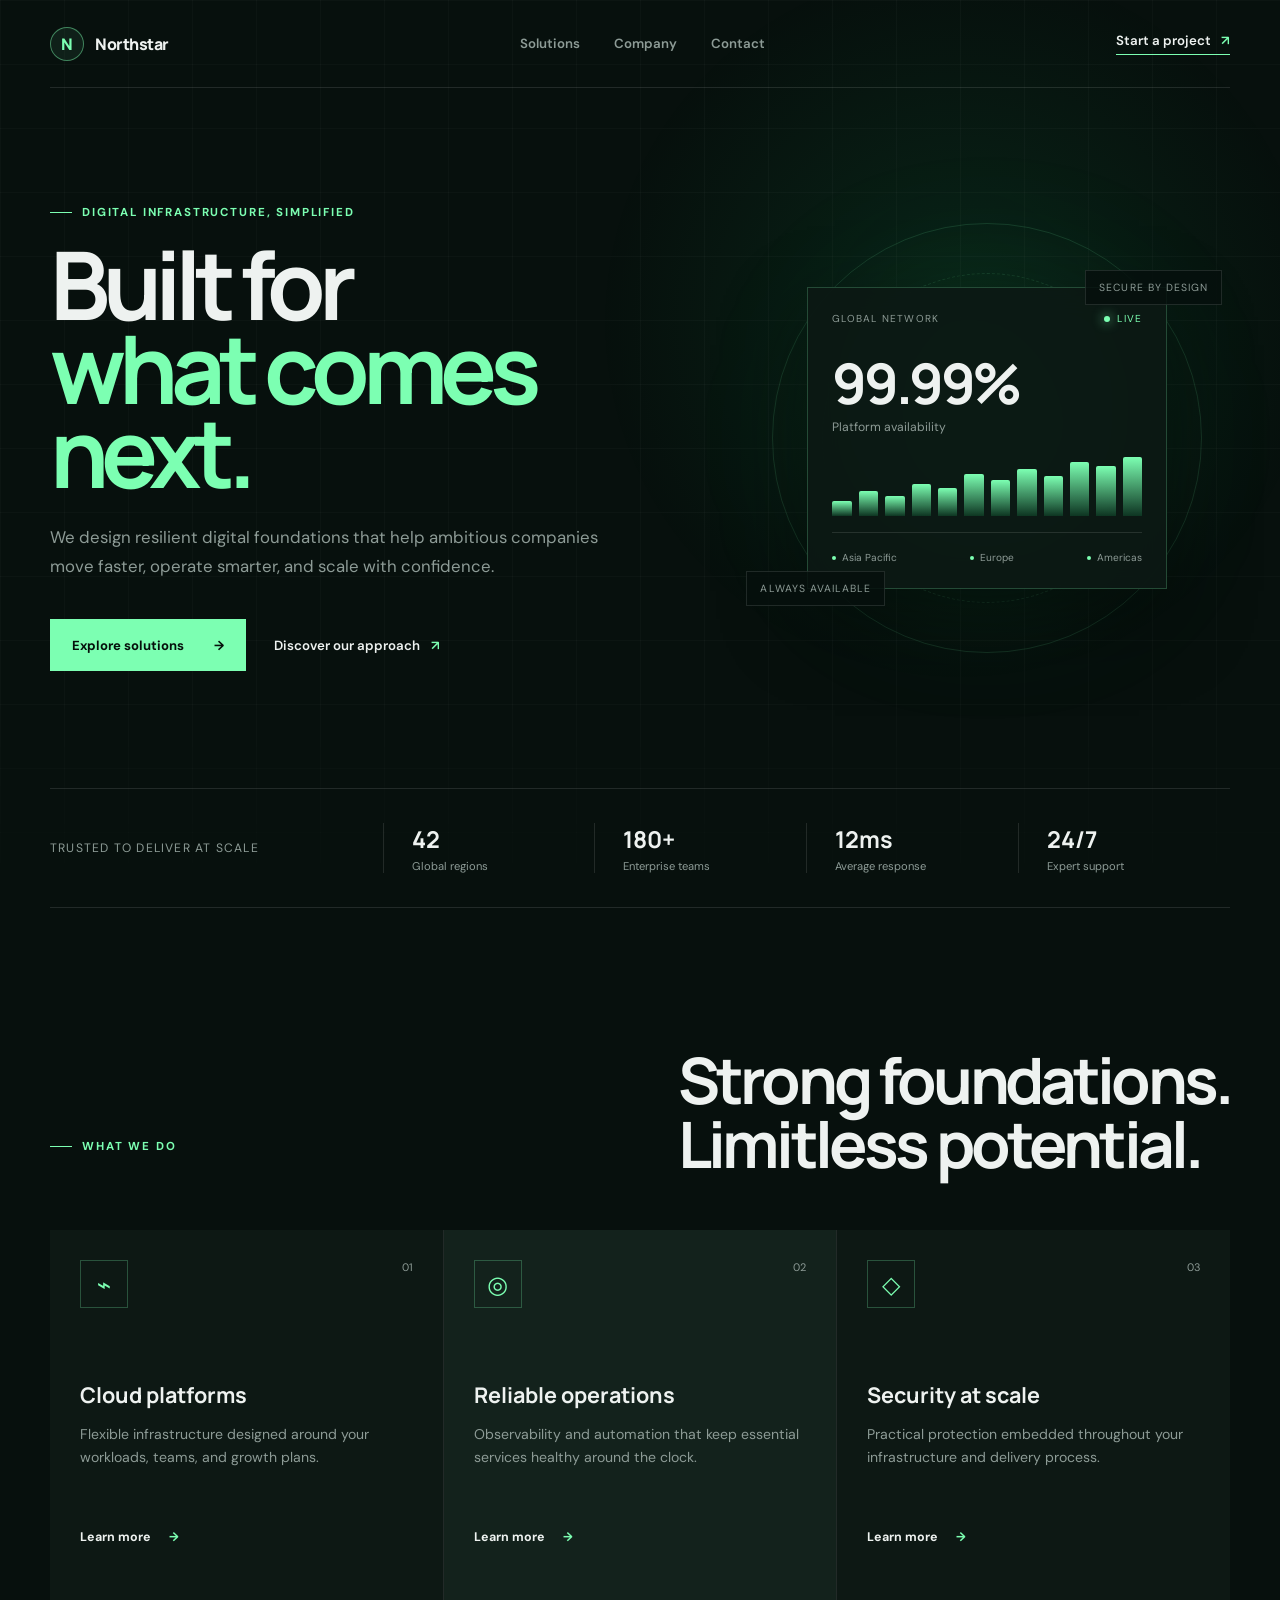
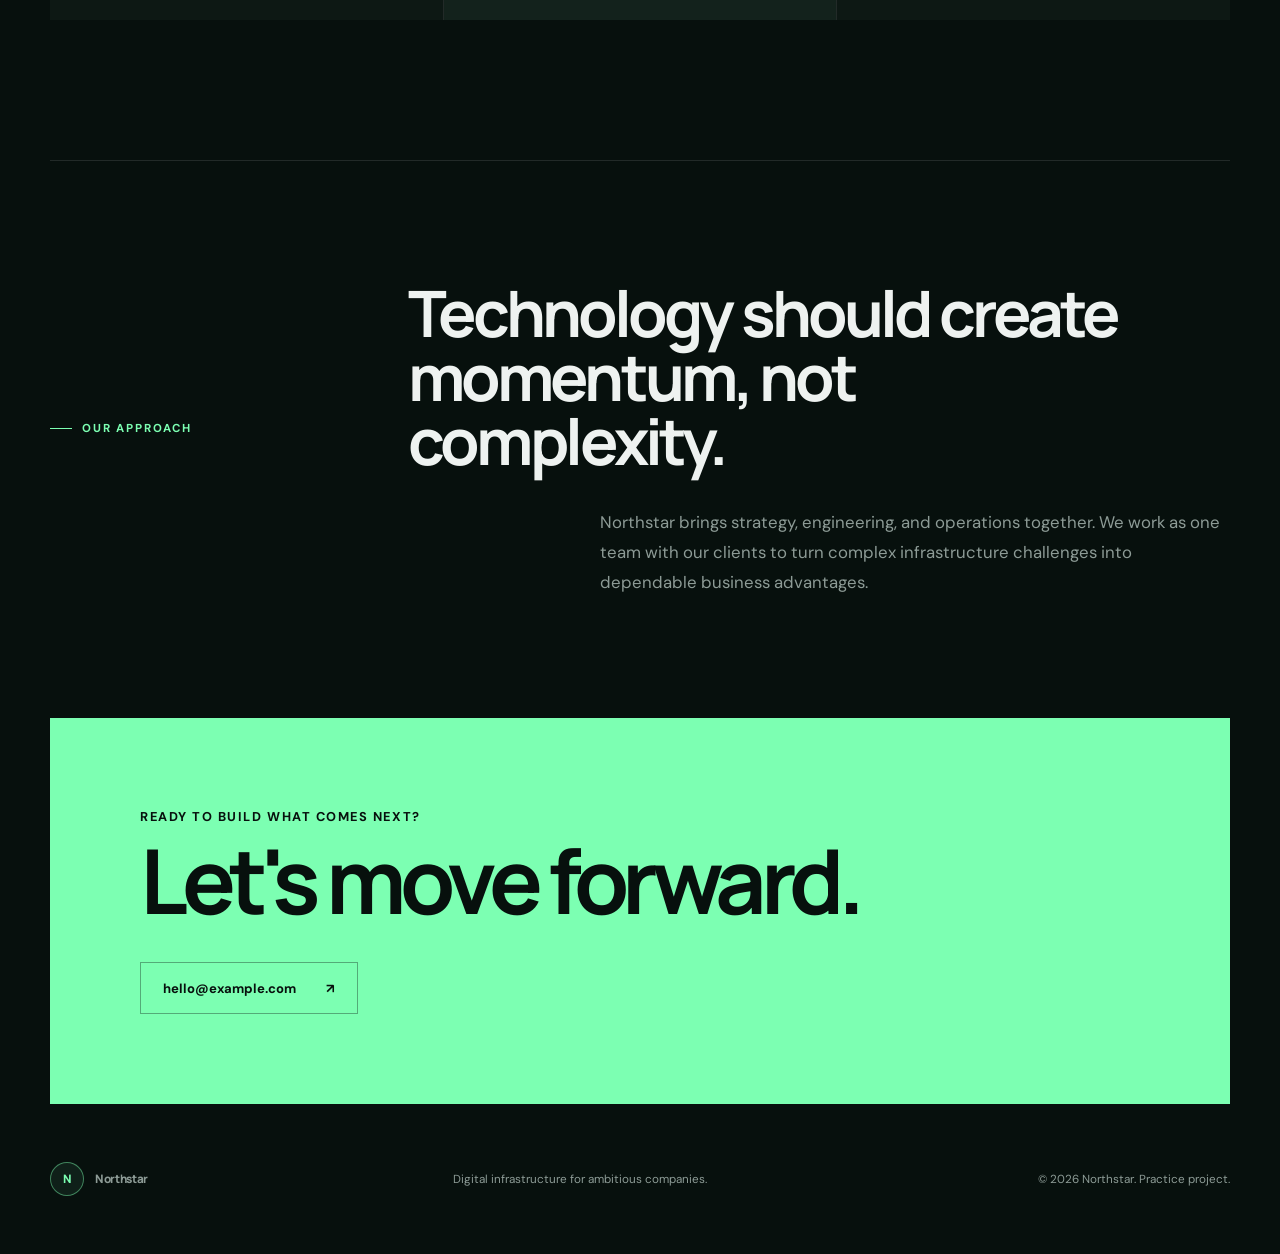
<file: DEVOPS-102-nginx-static-site/index.html>
<!DOCTYPE html>
<html lang="en">
<head>
    <meta charset="UTF-8">
    <meta name="viewport" content="width=device-width, initial-scale=1.0">
    <meta name="description" content="Northstar helps modern teams build reliable digital infrastructure.">
    <title>Northstar | Built for What Comes Next</title>
    <link rel="preconnect" href="https://fonts.googleapis.com">
    <link rel="preconnect" href="https://fonts.gstatic.com" crossorigin>
    <link href="https://fonts.googleapis.com/css2?family=DM+Sans:wght@400;500;600;700&amp;family=Manrope:wght@600;700;800&amp;display=swap" rel="stylesheet">
    <link rel="stylesheet" href="css/style.css">
</head>
<body>
    <div class="background-grid" aria-hidden="true"></div>

    <header class="site-header">
        <a class="brand" href="#top" aria-label="Northstar home">
            <span class="brand-mark" aria-hidden="true">N</span>
            <span>Northstar</span>
        </a>

        <nav class="main-nav" aria-label="Main navigation">
            <a href="#solutions">Solutions</a>
            <a href="#company">Company</a>
            <a href="#contact">Contact</a>
        </nav>

        <a class="header-cta" href="#contact">Start a project <span aria-hidden="true">↗</span></a>
    </header>

    <main id="top">
        <section class="hero" aria-labelledby="hero-title">
            <div class="hero-copy">
                <p class="eyebrow"><span></span>Digital infrastructure, simplified</p>
                <h1 id="hero-title">Built for<br><em>what comes next.</em></h1>
                <p class="hero-description">We design resilient digital foundations that help ambitious companies move faster, operate smarter, and scale with confidence.</p>

                <div class="hero-actions">
                    <a class="button button--primary" href="#solutions">Explore solutions <span aria-hidden="true">→</span></a>
                    <a class="text-link" href="#company">Discover our approach <span aria-hidden="true">↗</span></a>
                </div>
            </div>

            <div class="hero-visual" aria-label="Infrastructure performance visualization">
                <div class="orbit orbit--outer"></div>
                <div class="orbit orbit--inner"></div>
                <div class="visual-glow"></div>
                <div class="core-card">
                    <div class="core-topline">
                        <span>Global network</span>
                        <span class="live-indicator"><i></i> Live</span>
                    </div>
                    <div class="metric">
                        <strong>99.99%</strong>
                        <span>Platform availability</span>
                    </div>
                    <div class="chart" aria-hidden="true">
                        <i></i><i></i><i></i><i></i><i></i><i></i><i></i><i></i><i></i><i></i><i></i><i></i>
                    </div>
                    <div class="regions">
                        <span><i></i>Asia Pacific</span>
                        <span><i></i>Europe</span>
                        <span><i></i>Americas</span>
                    </div>
                </div>
                <span class="floating-label floating-label--one">Secure by design</span>
                <span class="floating-label floating-label--two">Always available</span>
            </div>
        </section>

        <section class="trust-bar" aria-label="Company statistics">
            <p>Trusted to deliver at scale</p>
            <dl>
                <div><dt>42</dt><dd>Global regions</dd></div>
                <div><dt>180+</dt><dd>Enterprise teams</dd></div>
                <div><dt>12ms</dt><dd>Average response</dd></div>
                <div><dt>24/7</dt><dd>Expert support</dd></div>
            </dl>
        </section>

        <section class="solutions" id="solutions" aria-labelledby="solutions-title">
            <div class="section-heading">
                <p class="eyebrow"><span></span>What we do</p>
                <h2 id="solutions-title">Strong foundations.<br>Limitless potential.</h2>
            </div>

            <div class="solution-grid">
                <article class="solution-card">
                    <span class="card-number">01</span>
                    <div class="card-icon" aria-hidden="true">⌁</div>
                    <h3>Cloud platforms</h3>
                    <p>Flexible infrastructure designed around your workloads, teams, and growth plans.</p>
                    <a href="#contact" aria-label="Learn about cloud platforms">Learn more <span>→</span></a>
                </article>
                <article class="solution-card solution-card--featured">
                    <span class="card-number">02</span>
                    <div class="card-icon" aria-hidden="true">◎</div>
                    <h3>Reliable operations</h3>
                    <p>Observability and automation that keep essential services healthy around the clock.</p>
                    <a href="#contact" aria-label="Learn about reliable operations">Learn more <span>→</span></a>
                </article>
                <article class="solution-card">
                    <span class="card-number">03</span>
                    <div class="card-icon" aria-hidden="true">◇</div>
                    <h3>Security at scale</h3>
                    <p>Practical protection embedded throughout your infrastructure and delivery process.</p>
                    <a href="#contact" aria-label="Learn about security at scale">Learn more <span>→</span></a>
                </article>
            </div>
        </section>

        <section class="company-section" id="company" aria-labelledby="company-title">
            <p class="eyebrow"><span></span>Our approach</p>
            <div>
                <h2 id="company-title">Technology should create momentum, not complexity.</h2>
                <p>Northstar brings strategy, engineering, and operations together. We work as one team with our clients to turn complex infrastructure challenges into dependable business advantages.</p>
            </div>
        </section>

        <section class="contact-section" id="contact" aria-labelledby="contact-title">
            <p>Ready to build what comes next?</p>
            <h2 id="contact-title">Let's move forward.</h2>
            <a class="button button--light" href="mailto:hello@example.com">hello@example.com <span aria-hidden="true">↗</span></a>
        </section>
    </main>

    <footer class="site-footer">
        <a class="brand" href="#top"><span class="brand-mark" aria-hidden="true">N</span><span>Northstar</span></a>
        <p>Digital infrastructure for ambitious companies.</p>
        <p>© 2026 Northstar. Practice project.</p>
    </footer>
</body>
</html>
</file>
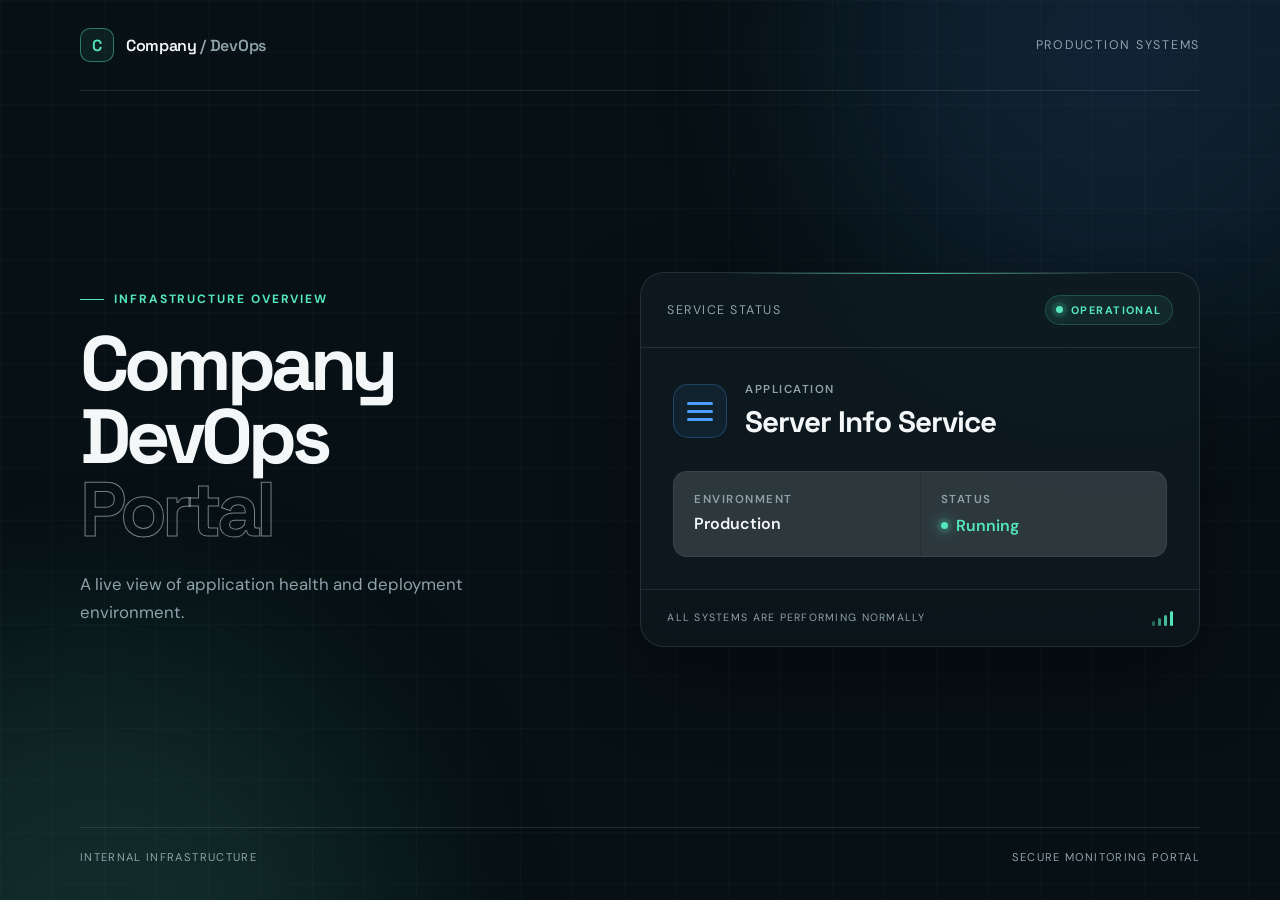
<file: DEVOPS-101-flask-docker-ec2/templates/index.html>
﻿<!DOCTYPE html>
<html lang="en">
<head>
    <meta charset="UTF-8">
    <meta name="viewport" content="width=device-width, initial-scale=1.0">
    <title>Company DevOps Portal</title>
    <meta name="description" content="Production status for the Server Info Service.">
    <link rel="preconnect" href="https://fonts.googleapis.com">
    <link rel="preconnect" href="https://fonts.gstatic.com" crossorigin>
    <link href="https://fonts.googleapis.com/css2?family=DM+Sans:wght@400;500;600;700&amp;family=Space+Grotesk:wght@500;600&amp;display=swap" rel="stylesheet">
    <link rel="stylesheet" href="../static/style.css">
</head>
<body>
    <div class="page-glow page-glow--one" aria-hidden="true"></div>
    <div class="page-glow page-glow--two" aria-hidden="true"></div>
    <header class="site-header">
        <a class="brand" href="/" aria-label="Company DevOps Portal home">
            <span class="brand-mark" aria-hidden="true">C</span>
            <span>Company<span class="brand-muted"> / DevOps</span></span>
        </a>
        <span class="header-label">Production Systems</span>
    </header>
    <main class="main-content">
        <section class="hero" aria-labelledby="page-title">
            <p class="eyebrow"><span class="eyebrow-line"></span>Infrastructure overview</p>
            <h1 id="page-title">Company DevOps<br><span>Portal</span></h1>
            <p class="intro">A live view of application health and deployment environment.</p>
        </section>
        <section class="status-card" aria-label="Server Info Service status">
            <div class="card-topline">
                <span>Service status</span>
                <span class="live-badge"><span class="status-dot"></span>Operational</span>
            </div>
            <div class="service-heading">
                <div class="service-icon" aria-hidden="true"><span></span><span></span><span></span></div>
                <div>
                    <p class="service-label">Application</p>
                    <h2>Server Info Service</h2>
                </div>
            </div>
            <dl class="details-grid">
                <div class="detail-item"><dt>Environment</dt><dd>Production</dd></div>
                <div class="detail-item"><dt>Status</dt><dd class="status-running"><span class="status-dot"></span>Running</dd></div>
            </dl>
            <div class="card-footer">
                <span>All systems are performing normally</span>
                <span class="signal-bars" aria-label="Strong service health"><i></i><i></i><i></i><i></i></span>
            </div>
        </section>
    </main>
    <footer class="site-footer">
        <span>Internal infrastructure</span>
        <span>Secure monitoring portal</span>
    </footer>
</body>
</html>
</file>
<file: DEVOPS-102-nginx-static-site/css/style.css>
:root {
    color-scheme: dark;
    --ink: #eef2f0;
    --muted: #8d9b96;
    --night: #07100d;
    --surface: #0d1814;
    --surface-light: #13221c;
    --line: rgba(255, 255, 255, 0.11);
    --green: #7cffb2;
    --green-deep: #1edb77;
    --cream: #e8f0e8;
}

* { box-sizing: border-box; }
html { scroll-behavior: smooth; }
body {
    min-width: 320px;
    margin: 0;
    color: var(--ink);
    background: var(--night);
    font-family: "DM Sans", system-ui, sans-serif;
    -webkit-font-smoothing: antialiased;
}
a { color: inherit; }
.background-grid {
    position: absolute;
    inset: 0 0 auto;
    z-index: -1;
    height: 920px;
    background:
        linear-gradient(rgba(255, 255, 255, 0.025) 1px, transparent 1px),
        linear-gradient(90deg, rgba(255, 255, 255, 0.025) 1px, transparent 1px),
        radial-gradient(circle at 75% 35%, rgba(30, 219, 119, 0.1), transparent 32%);
    background-size: 64px 64px, 64px 64px, auto;
    mask-image: linear-gradient(to bottom, black 75%, transparent);
}

.site-header, main, .site-footer {
    width: min(1180px, calc(100% - 48px));
    margin-inline: auto;
}
.site-header {
    display: flex;
    align-items: center;
    justify-content: space-between;
    min-height: 88px;
    border-bottom: 1px solid var(--line);
}
.brand {
    display: inline-flex;
    align-items: center;
    gap: 11px;
    font-family: "Manrope", sans-serif;
    font-weight: 800;
    text-decoration: none;
    letter-spacing: -0.03em;
}
.brand-mark {
    display: grid;
    width: 34px;
    height: 34px;
    place-items: center;
    border: 1px solid rgba(124, 255, 178, 0.45);
    border-radius: 50%;
    color: var(--green);
    background: rgba(124, 255, 178, 0.07);
}
.main-nav { display: flex; gap: 34px; }
.main-nav a, .header-cta {
    color: var(--muted);
    font-size: 0.83rem;
    font-weight: 600;
    text-decoration: none;
    transition: color 180ms ease;
}
.main-nav a:hover, .main-nav a:focus-visible { color: var(--ink); }
.header-cta { padding-bottom: 5px; color: var(--ink); border-bottom: 1px solid var(--green); }
.header-cta span { margin-left: 7px; color: var(--green); }

.hero {
    display: grid;
    grid-template-columns: 1fr 0.82fr;
    gap: clamp(48px, 8vw, 110px);
    align-items: center;
    min-height: 700px;
    padding-block: 80px;
}
.eyebrow {
    display: flex;
    align-items: center;
    gap: 10px;
    margin: 0 0 22px;
    color: var(--green);
    font-size: 0.72rem;
    font-weight: 700;
    text-transform: uppercase;
    letter-spacing: 0.16em;
}
.eyebrow > span { width: 22px; height: 1px; background: currentColor; }
h1, h2, h3, p { margin-top: 0; }
h1, h2, h3 { font-family: "Manrope", sans-serif; }
h1 {
    max-width: 700px;
    margin-bottom: 28px;
    font-size: clamp(3.6rem, 7.4vw, 7.2rem);
    line-height: 0.89;
    letter-spacing: -0.075em;
}
h1 em { color: var(--green); font-style: normal; }
.hero-description {
    max-width: 580px;
    margin-bottom: 38px;
    color: var(--muted);
    font-size: 1.05rem;
    line-height: 1.75;
}
.hero-actions { display: flex; align-items: center; gap: 28px; }
.button {
    display: inline-flex;
    align-items: center;
    justify-content: center;
    gap: 30px;
    min-height: 52px;
    padding: 0 22px;
    font-size: 0.82rem;
    font-weight: 700;
    text-decoration: none;
    transition: transform 180ms ease, background 180ms ease;
}
.button:hover, .button:focus-visible { transform: translateY(-2px); }
.button--primary { color: #05100b; background: var(--green); }
.button--primary:hover { background: #9affc4; }
.text-link { color: var(--ink); font-size: 0.83rem; font-weight: 600; text-decoration: none; }
.text-link span { margin-left: 8px; color: var(--green); }

.hero-visual {
    position: relative;
    display: grid;
    min-height: 480px;
    place-items: center;
}
.visual-glow {
    position: absolute;
    width: 260px;
    height: 260px;
    border-radius: 50%;
    background: rgba(30, 219, 119, 0.18);
    filter: blur(80px);
}
.orbit { position: absolute; border: 1px solid rgba(124, 255, 178, 0.13); border-radius: 50%; }
.orbit--outer { width: 430px; height: 430px; }
.orbit--inner { width: 330px; height: 330px; border-style: dashed; }
.core-card {
    position: relative;
    z-index: 1;
    width: min(360px, 86vw);
    padding: 24px;
    border: 1px solid rgba(124, 255, 178, 0.22);
    background: rgba(13, 24, 20, 0.92);
    box-shadow: 0 30px 80px rgba(0, 0, 0, 0.45);
    backdrop-filter: blur(16px);
}
.core-topline, .regions {
    display: flex;
    align-items: center;
    justify-content: space-between;
    color: var(--muted);
    font-size: 0.63rem;
    text-transform: uppercase;
    letter-spacing: 0.12em;
}
.live-indicator { display: inline-flex; align-items: center; gap: 7px; color: var(--green); }
.live-indicator i, .regions i {
    width: 6px;
    height: 6px;
    border-radius: 50%;
    background: var(--green);
    box-shadow: 0 0 12px var(--green);
}
.metric { display: flex; flex-direction: column; padding-block: 30px 22px; }
.metric strong { font-family: "Manrope", sans-serif; font-size: 3.5rem; line-height: 1; letter-spacing: -0.06em; }
.metric span { margin-top: 8px; color: var(--muted); font-size: 0.76rem; }
.chart { display: flex; align-items: end; gap: 7px; height: 76px; padding-bottom: 16px; border-bottom: 1px solid var(--line); }
.chart i { flex: 1; border-radius: 2px 2px 0 0; background: linear-gradient(to top, rgba(30, 219, 119, 0.15), var(--green)); }
.chart i:nth-child(1) { height: 26%; } .chart i:nth-child(2) { height: 42%; }
.chart i:nth-child(3) { height: 34%; } .chart i:nth-child(4) { height: 55%; }
.chart i:nth-child(5) { height: 47%; } .chart i:nth-child(6) { height: 72%; }
.chart i:nth-child(7) { height: 61%; } .chart i:nth-child(8) { height: 80%; }
.chart i:nth-child(9) { height: 68%; } .chart i:nth-child(10) { height: 91%; }
.chart i:nth-child(11) { height: 84%; } .chart i:nth-child(12) { height: 100%; }
.regions { padding-top: 18px; text-transform: none; letter-spacing: 0; }
.regions span { display: inline-flex; align-items: center; gap: 6px; }
.regions i { width: 4px; height: 4px; box-shadow: none; }
.floating-label {
    position: absolute;
    z-index: 2;
    padding: 10px 13px;
    border: 1px solid var(--line);
    color: var(--muted);
    background: rgba(7, 16, 13, 0.85);
    font-size: 0.65rem;
    text-transform: uppercase;
    letter-spacing: 0.1em;
}
.floating-label--one { top: 72px; right: 8px; }
.floating-label--two { bottom: 72px; left: 2px; }

.trust-bar {
    display: grid;
    grid-template-columns: 1fr 3fr;
    gap: 50px;
    align-items: center;
    padding-block: 34px;
    border-block: 1px solid var(--line);
}
.trust-bar > p { margin: 0; color: var(--muted); font-size: 0.76rem; text-transform: uppercase; letter-spacing: 0.1em; }
.trust-bar dl { display: grid; grid-template-columns: repeat(4, 1fr); margin: 0; }
.trust-bar dl div { padding-left: 28px; border-left: 1px solid var(--line); }
.trust-bar dt { font-family: "Manrope", sans-serif; font-size: 1.45rem; font-weight: 700; }
.trust-bar dd { margin: 4px 0 0; color: var(--muted); font-size: 0.7rem; }

.solutions { padding-block: 140px; }
.section-heading { display: flex; align-items: end; justify-content: space-between; margin-bottom: 54px; }
.section-heading h2, .company-section h2 {
    max-width: 750px;
    margin-bottom: 0;
    font-size: clamp(2.4rem, 5vw, 4.8rem);
    line-height: 1;
    letter-spacing: -0.06em;
}
.solution-grid { display: grid; grid-template-columns: repeat(3, 1fr); gap: 1px; background: var(--line); }
.solution-card { position: relative; min-height: 390px; padding: 30px; background: var(--surface); }
.solution-card--featured { background: var(--surface-light); }
.card-number { position: absolute; top: 30px; right: 30px; color: var(--muted); font-size: 0.68rem; }
.card-icon { display: grid; width: 48px; height: 48px; margin-bottom: 72px; place-items: center; border: 1px solid rgba(124, 255, 178, 0.25); color: var(--green); font-size: 1.5rem; }
.solution-card h3 { margin-bottom: 14px; font-size: 1.35rem; }
.solution-card p { min-height: 72px; color: var(--muted); font-size: 0.88rem; line-height: 1.65; }
.solution-card a { display: inline-flex; gap: 18px; align-items: center; margin-top: 20px; color: var(--ink); font-size: 0.78rem; font-weight: 700; text-decoration: none; }
.solution-card a span { color: var(--green); }

.company-section {
    display: grid;
    grid-template-columns: 0.7fr 2fr;
    gap: 70px;
    padding: 120px 0;
    border-top: 1px solid var(--line);
}
.company-section > div > p { max-width: 630px; margin: 34px 0 0 auto; color: var(--muted); font-size: 1.05rem; line-height: 1.8; }
.contact-section { padding: 90px; color: #07100d; background: var(--green); }
.contact-section p { margin-bottom: 10px; font-size: 0.8rem; font-weight: 700; text-transform: uppercase; letter-spacing: 0.12em; }
.contact-section h2 { margin-bottom: 38px; font-size: clamp(3rem, 7vw, 6.5rem); line-height: 1; letter-spacing: -0.07em; }
.button--light { border: 1px solid rgba(7, 16, 13, 0.35); color: #07100d; }
.button--light:hover { background: rgba(255, 255, 255, 0.32); }

.site-footer {
    display: grid;
    grid-template-columns: 1fr 1fr 1fr;
    gap: 30px;
    align-items: center;
    min-height: 150px;
    color: var(--muted);
    font-size: 0.73rem;
}
.site-footer p { margin: 0; }
.site-footer p:last-child { text-align: right; }

@media (max-width: 900px) {
    .hero { grid-template-columns: 1fr; padding-top: 100px; }
    .hero-visual { min-height: 520px; }
    .trust-bar { grid-template-columns: 1fr; }
    .solution-grid { grid-template-columns: 1fr; }
    .solution-card { min-height: 320px; }
    .card-icon { margin-bottom: 50px; }
    .company-section { grid-template-columns: 1fr; }
}

@media (max-width: 640px) {
    .site-header, main, .site-footer { width: min(100% - 32px, 1180px); }
    .site-header { min-height: 72px; }
    .main-nav { display: none; }
    .header-cta { font-size: 0.75rem; }
    .hero { min-height: auto; padding-block: 80px 40px; }
    .hero-actions { align-items: flex-start; flex-direction: column; }
    .hero-visual { min-height: 420px; }
    .orbit--outer { width: 360px; height: 360px; }
    .orbit--inner { width: 290px; height: 290px; }
    .floating-label { display: none; }
    .trust-bar dl { grid-template-columns: 1fr 1fr; gap: 28px 0; }
    .solutions { padding-block: 90px; }
    .contact-section { padding: 56px 26px; }
    .site-footer { grid-template-columns: 1fr; padding-block: 40px; }
    .site-footer p:last-child { text-align: left; }
}

@media (prefers-reduced-motion: no-preference) {
    .live-indicator i { animation: pulse 2s ease-out infinite; }
    @keyframes pulse {
        0%, 60%, 100% { box-shadow: 0 0 0 0 rgba(124, 255, 178, 0.4); }
        30% { box-shadow: 0 0 0 7px rgba(124, 255, 178, 0); }
    }
}
</file>
<file: DEVOPS-101-flask-docker-ec2/static/style.css>
﻿:root {
    color-scheme: dark;
    --bg: #071014;
    --surface: rgba(15, 28, 34, 0.78);
    --surface-light: rgba(255, 255, 255, 0.045);
    --border: rgba(255, 255, 255, 0.1);
    --text: #f4f7f8;
    --muted: #8fa2aa;
    --accent: #54e6bc;
    --accent-blue: #4b9dff;
}

* { box-sizing: border-box; }
html { min-height: 100%; }
body {
    min-height: 100vh;
    margin: 0;
    overflow-x: hidden;
    color: var(--text);
    background:
        linear-gradient(rgba(255, 255, 255, 0.018) 1px, transparent 1px),
        linear-gradient(90deg, rgba(255, 255, 255, 0.018) 1px, transparent 1px),
        var(--bg);
    background-size: 52px 52px;
    font-family: "DM Sans", system-ui, sans-serif;
}

.page-glow {
    position: fixed;
    z-index: -1;
    width: 36rem;
    height: 36rem;
    border-radius: 50%;
    filter: blur(110px);
    opacity: 0.13;
    pointer-events: none;
}
.page-glow--one { top: -15rem; right: -8rem; background: var(--accent-blue); }
.page-glow--two { bottom: -20rem; left: -12rem; background: var(--accent); }

.site-header, .site-footer, .main-content {
    width: min(1120px, calc(100% - 48px));
    margin-inline: auto;
}
.site-header {
    display: flex;
    align-items: center;
    justify-content: space-between;
    padding-block: 28px;
    border-bottom: 1px solid var(--border);
}
.brand {
    display: inline-flex;
    align-items: center;
    gap: 12px;
    color: var(--text);
    font-family: "Space Grotesk", sans-serif;
    font-weight: 600;
    text-decoration: none;
    letter-spacing: -0.02em;
}
.brand-mark {
    display: grid;
    width: 34px;
    height: 34px;
    place-items: center;
    border: 1px solid rgba(84, 230, 188, 0.45);
    border-radius: 10px;
    color: var(--accent);
    background: rgba(84, 230, 188, 0.08);
}
.brand-muted, .header-label, .site-footer { color: var(--muted); }
.header-label { font-size: 0.78rem; text-transform: uppercase; letter-spacing: 0.14em; }

.main-content {
    display: grid;
    grid-template-columns: minmax(0, 0.9fr) minmax(430px, 1.1fr);
    gap: clamp(48px, 8vw, 112px);
    align-items: center;
    min-height: calc(100vh - 164px);
    padding-block: 72px;
}
.eyebrow {
    display: flex;
    align-items: center;
    gap: 10px;
    margin: 0 0 20px;
    color: var(--accent);
    font-size: 0.75rem;
    font-weight: 700;
    text-transform: uppercase;
    letter-spacing: 0.16em;
}
.eyebrow-line { width: 24px; height: 1px; background: var(--accent); }
h1, h2, p { margin-top: 0; }
h1, h2 { font-family: "Space Grotesk", sans-serif; }
h1 {
    margin-bottom: 24px;
    font-size: clamp(3rem, 6vw, 5.5rem);
    line-height: 0.95;
    letter-spacing: -0.065em;
}
h1 span { color: transparent; -webkit-text-stroke: 1px rgba(244, 247, 248, 0.48); }
.intro { max-width: 28rem; margin-bottom: 0; color: var(--muted); font-size: 1.05rem; line-height: 1.7; }

.status-card {
    position: relative;
    overflow: hidden;
    border: 1px solid var(--border);
    border-radius: 24px;
    background: var(--surface);
    box-shadow: 0 30px 80px rgba(0, 0, 0, 0.35);
    backdrop-filter: blur(24px);
}
.status-card::before {
    position: absolute;
    top: 0;
    left: 15%;
    width: 70%;
    height: 1px;
    background: linear-gradient(90deg, transparent, rgba(84, 230, 188, 0.8), transparent);
    content: "";
}
.card-topline, .card-footer {
    display: flex;
    align-items: center;
    justify-content: space-between;
    gap: 20px;
    color: var(--muted);
    font-size: 0.78rem;
    text-transform: uppercase;
    letter-spacing: 0.12em;
}
.card-topline { padding: 22px 26px; border-bottom: 1px solid var(--border); }
.live-badge, .status-running { display: inline-flex; align-items: center; gap: 8px; color: var(--accent); }
.live-badge {
    padding: 7px 10px;
    border: 1px solid rgba(84, 230, 188, 0.2);
    border-radius: 999px;
    background: rgba(84, 230, 188, 0.07);
    font-size: 0.68rem;
    font-weight: 700;
}
.status-dot {
    width: 7px;
    height: 7px;
    border-radius: 50%;
    background: var(--accent);
    box-shadow: 0 0 0 4px rgba(84, 230, 188, 0.1), 0 0 14px var(--accent);
}
.service-heading { display: flex; align-items: center; gap: 18px; padding: 34px 32px 30px; }
.service-icon {
    display: flex;
    width: 54px;
    height: 54px;
    flex-direction: column;
    justify-content: center;
    gap: 5px;
    padding: 13px;
    border: 1px solid rgba(75, 157, 255, 0.28);
    border-radius: 15px;
    background: rgba(75, 157, 255, 0.08);
}
.service-icon span { height: 3px; border-radius: 999px; background: var(--accent-blue); }
.service-label, .detail-item dt {
    margin-bottom: 6px;
    color: var(--muted);
    font-size: 0.72rem;
    font-weight: 600;
    text-transform: uppercase;
    letter-spacing: 0.13em;
}
h2 { margin-bottom: 0; font-size: clamp(1.4rem, 3vw, 1.85rem); letter-spacing: -0.035em; }
.details-grid {
    display: grid;
    grid-template-columns: 1fr 1fr;
    gap: 1px;
    margin: 0 32px 32px;
    overflow: hidden;
    border: 1px solid var(--border);
    border-radius: 14px;
    background: var(--border);
}
.detail-item { padding: 20px; background: var(--surface-light); }
.detail-item dt, .detail-item dd { margin-left: 0; }
.detail-item dd { margin-bottom: 0; font-size: 1rem; font-weight: 600; }
.card-footer {
    padding: 20px 26px;
    border-top: 1px solid var(--border);
    background: rgba(0, 0, 0, 0.12);
    font-size: 0.66rem;
}
.signal-bars { display: flex; align-items: end; gap: 3px; height: 16px; }
.signal-bars i { display: block; width: 3px; border-radius: 2px; background: var(--accent); }
.signal-bars i:nth-child(1) { height: 5px; opacity: 0.4; }
.signal-bars i:nth-child(2) { height: 8px; opacity: 0.6; }
.signal-bars i:nth-child(3) { height: 11px; opacity: 0.8; }
.signal-bars i:nth-child(4) { height: 15px; }
.site-footer {
    display: flex;
    justify-content: space-between;
    padding-block: 22px;
    border-top: 1px solid var(--border);
    font-size: 0.7rem;
    text-transform: uppercase;
    letter-spacing: 0.12em;
}

@media (max-width: 820px) {
    .main-content { grid-template-columns: 1fr; min-height: auto; padding-block: 64px; }
    .hero { max-width: 36rem; }
}
@media (max-width: 540px) {
    .site-header, .site-footer, .main-content { width: min(100% - 32px, 1120px); }
    .header-label, .brand-muted, .site-footer span:last-child { display: none; }
    .main-content { gap: 42px; padding-block: 48px; }
    .details-grid { grid-template-columns: 1fr; margin-inline: 20px; }
    .service-heading, .card-topline, .card-footer { padding-inline: 20px; }
    .card-footer span:first-child { max-width: 14rem; }
}
@media (prefers-reduced-motion: no-preference) {
    .status-dot { animation: pulse 2.2s ease-out infinite; }
    @keyframes pulse {
        0%, 55%, 100% { box-shadow: 0 0 0 4px rgba(84, 230, 188, 0.1), 0 0 14px var(--accent); }
        30% { box-shadow: 0 0 0 8px rgba(84, 230, 188, 0), 0 0 20px var(--accent); }
    }
}
</file>
